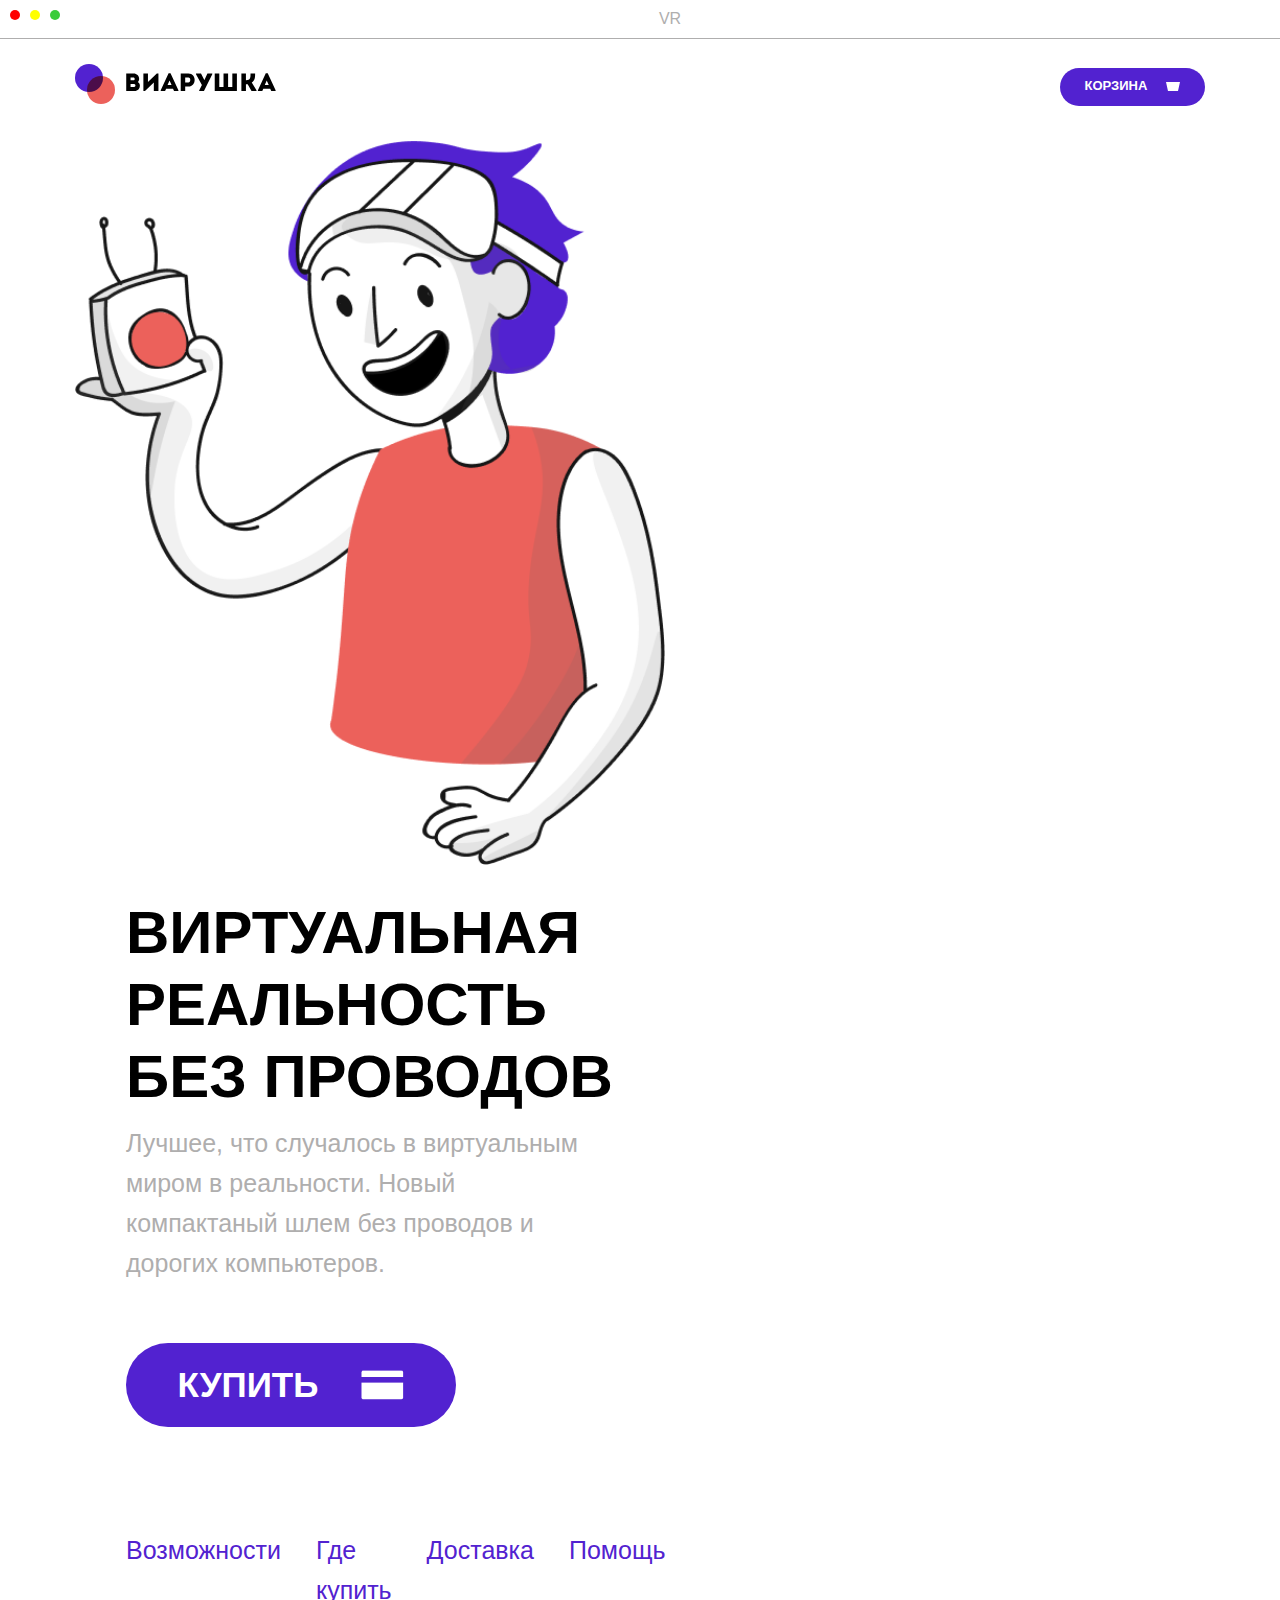
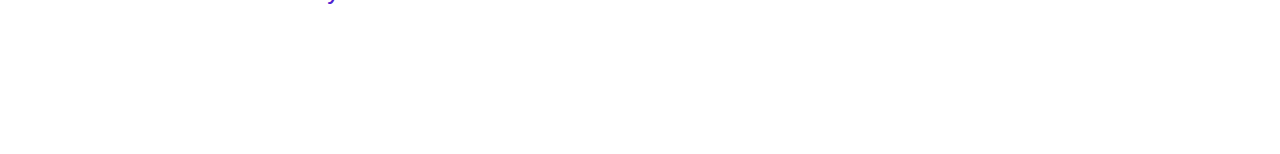
<file: index.html>
<!DOCTYPE html>
<html lang="ru">

<head>
	<meta charset="UTF-8">
	<meta http-equiv="X-UA-Compatible" content="IE=edge">
	<meta name="viewport" content="width=device-width, initial-scale=1.0">
	<link rel="shortcut icon" href="./img/logo.svg">
	<link rel="stylesheet" href="./css/normalized.css">
	<link rel="stylesheet" href="./css/style.css">
	<link rel="stylesheet" href="./css/media.css">
	<title>Виарушка</title>
</head>

<body>
	<header class="header">
		<div class="header__row">
			<div class="header__circles">
				<div class="header__circle"></div>
				<div class="header__circle"></div>
				<div class="header__circle"></div>
			</div>
			<div class="header__title">
				VR
			</div>
		</div>

		<div class="header__container">
			<div class="header__logo">
				<img src="./img/logo.svg" alt="Лого">
			</div>
			<div class="header__btn btn">
				<a href="#" class="header__link link">корзина</a>
				<img src="./img/bag.svg" alt="Корзина">
			</div>
		</div>
	</header>

	<div class="wrapper">
		<div class="index__container container">
			<main class="main">
				<section class="main__vr">
					<h1 class="main__title title">виртуальная реальность без проводов</h1>
					<div class="main__text text">Лучшее, что случалось в виртуальным миром в реальности. Новый компактаный
						шлем
						без
						проводов и дорогих компьютеров.</div>
					<div class="main__btn btn">
						<a href="#" class="main__link link">купить</a>
						<img src="./img/card.png" alt="Купить">
					</div>
				</section>
			</main>
			<footer class="footer">
				<nav class="footer__nav">
					<ul class="footer__list">
						<li class="footer__li">
							<a href="./property.html" target="_blank" class="footer__link link">Возможности</a>
						</li>
						<li class="footer__li">
							<a href="#" class="footer__link link">Где купить</a>
						</li>
						<li class="footer__li">
							<a href="#" class="footer__link link">Доставка</a>
						</li>
						<li class="footer__li">
							<a href="#" class="footer__link link">Помощь</a>
						</li>
					</ul>
				</nav>
			</footer>
		</div>
		<div class="img">
			<img class="img__item" src="./img/guy.png" alt="Парень с устройством">
		</div>
	</div>

</body>

</html>
</file>
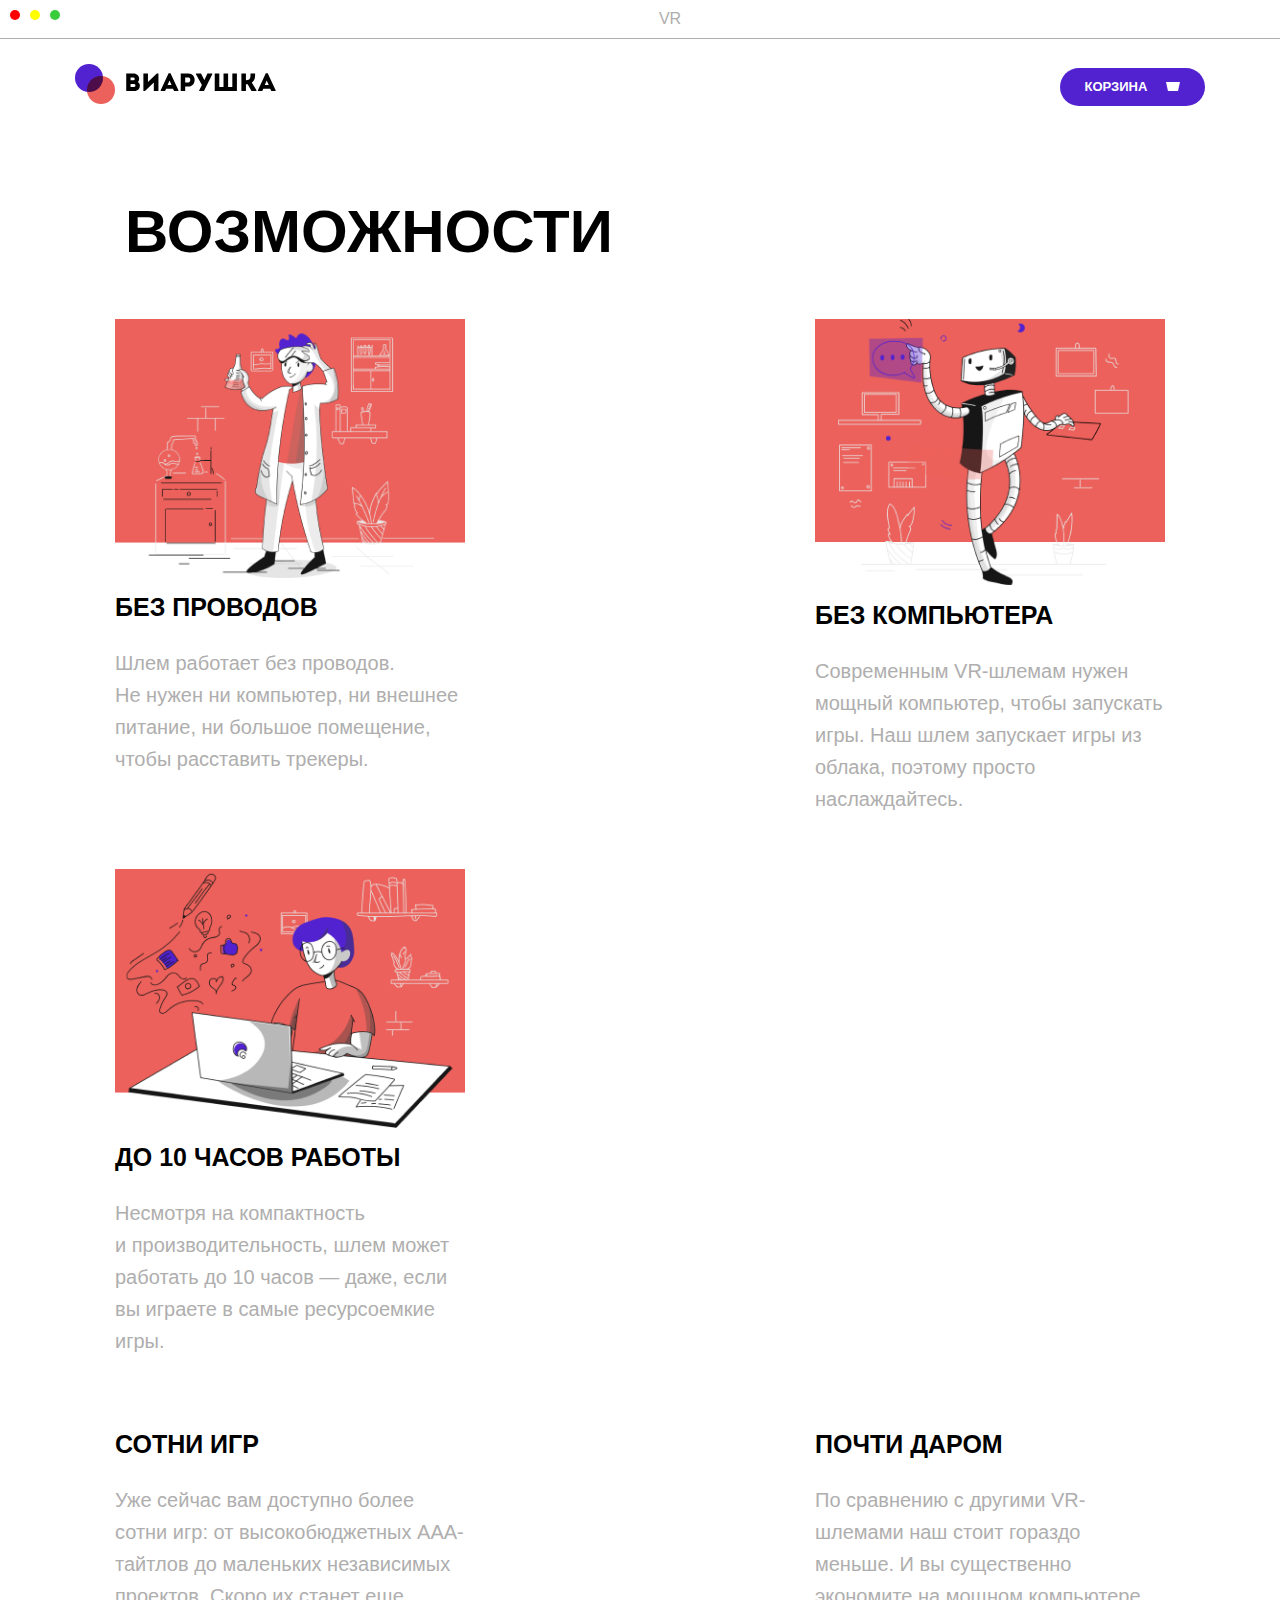
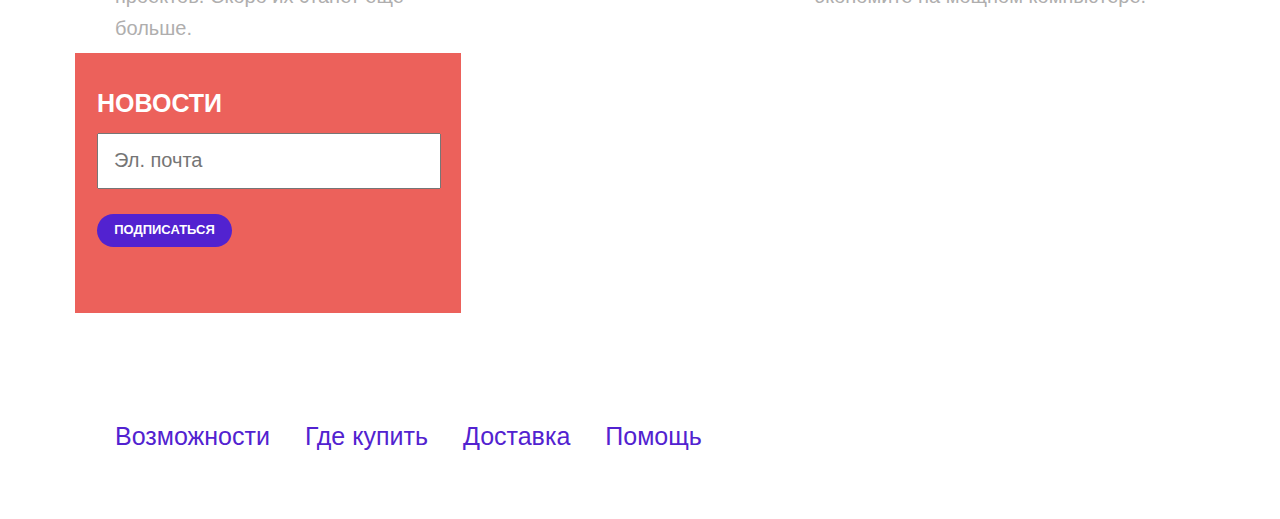
<file: property.html>
<!DOCTYPE html>
<html lang="ru">

<head>
	<meta charset="UTF-8">
	<meta http-equiv="X-UA-Compatible" content="IE=edge">
	<meta name="viewport" content="width=device-width, initial-scale=1.0">
	<link rel="shortcut icon" href="./img/logo.svg">
	<link rel="stylesheet" href="./css/normalized.css">
	<link rel="stylesheet" href="./css/style.css">
	<link rel="stylesheet" href="./css/media.css">
	<title>Виарушка</title>
</head>

<body>
	<header class="header">
		<div class="header__row">
			<div class="header__circles">
				<div class="header__circle"></div>
				<div class="header__circle"></div>
				<div class="header__circle"></div>
			</div>
			<div class="header__title">
				VR
			</div>
		</div>


		<div class="header__container">
			<div class="header__logo">
				<img src="./img/logo.svg" alt="Лого">
			</div>
			<div class="header__btn btn">
				<div class="header__btn-title">
					<a href="#" class="header__link link">корзина</a>
				</div>
				<div class="header__bag">
					<img src="./img/bag.svg" alt="Корзина">
				</div>
			</div>
		</div>
	</header>

	<div class="wrapper">
		<div class="property-container container">
			<h1 class="property__title title">возможности</h1>
			<main class="main">
				<div class="main__row">
					<article class="main__card">
						<div class="main__item">
							<div class="main__image">
								<img class="img__item" src="./img/noproblem.png" alt="Учёный">
							</div>
							<div class="main__body">
								<h2 class="main__subtitle">Без проводов</h2>
								<div class="main__body-text text">Шлем работает без проводов. Не нужен ни компьютер, ни внешнее
									питание, ни большое помещение, чтобы расставить трекеры.</div>
							</div>
						</div>
					</article>
					<article class="main__card">
						<div class="main__item">
							<div class="main__image">
								<img class="img__item" src="./img/withoutcomp.png" alt="Робот">
							</div>
							<div class="main__body">
								<h2 class="main__subtitle">Без компьютера</h2>
								<div class="main__body-text text">Современным VR-шлемам нужен мощный компьютер, чтобы запускать
									игры. Наш шлем запускает игры из облака, поэтому просто наслаждайтесь.</div>
							</div>
						</div>
					</article>
					<article class="main__card">
						<div class="main__item">
							<div class="main__image">
								<img class="img__item" src="./img/10hours.png" alt="Парень за ноутбуком">
							</div>
							<div class="main__body">
								<h2 class="main__subtitle">До 10 часов работы</h2>
								<div class="main__body-text text">Несмотря на компактность и производительность, шлем может
									работать до 10 часов — даже, если вы играете в самые ресурсоемкие игры.</div>
							</div>
						</div>
					</article>

				</div>
				<div class="main__row">
					<article class="main__card card">
						<div class="main__item">
							<div class="main__body">
								<h2 class="main__subtitle">Сотни игр</h2>
								<div class="main__body-text text">Уже сейчас вам доступно более сотни игр: от высокобюджетных
									ААА-тайтлов до маленьких независимых проектов. Скоро их станет еще больше.</div>
							</div>
						</div>
					</article>
					<article class="main__card card">
						<div class="main__item">
							<div class="main__body">
								<h2 class="main__subtitle">Почти даром</h2>
								<div class="main__body-text text">По сравнению с другими VR-шлемами наш стоит гораздо меньше. И
									вы существенно экономите на мощном компьютере.</div>
							</div>
						</div>
					</article>
					<article class="main__card main__card_pink card">
						<div class="main__item main__item_pink">
							<div class="main__body">
								<h2 class="main__subtitle main__subtitle_white">новости</h2>
								<input type="text" placeholder="Эл. почта">
								<div class="main-btn btn">
									<a href="#" class="header__link link">подписаться</a>
								</div>
							</div>
						</div>
					</article>
				</div>
			</main>

			<footer class="footer">
				<nav class="footer__nav">
					<ul class="footer__list footer__list_start">
						<li class="footer__li">
							<a href="#" class="footer__link link">Возможности</a>
						</li>
						<li class="footer__li">
							<a href="#" class="footer__link link">Где купить</a>
						</li>
						<li class="footer__li">
							<a href="#" class="footer__link link">Доставка</a>
						</li>
						<li class="footer__li">
							<a href="#" class="footer__link link">Помощь</a>
						</li>
					</ul>
				</nav>
			</footer>
		</div>
	</div>

</body>

</html>
</file>
<file: css/style.css>
@import url('https://fonts.googleapis.com/css2?family=Roboto+Slab:wght@300;400;700;800&display=swap');

body {
	font-family: 'Roboto+Slab', sans-serif;
	font-weight: 400;
}

.header {
	margin-bottom: 32px;
	max-width: 1440px;
}

.header__row {
	display: flex;
	flex-direction: row;
	margin-bottom: 25px;
	padding: 10px 10px 10px 10px;
	border-bottom: 0.5px solid rgb(175, 174, 174);
}

.header__circles {
	display: flex;
	flex-direction: row;
}

.header__circle {
	width: 10px;
	height: 10px;
	border-radius: 50px;
	margin-right: 10px;
}

.header__circle:first-child {
		background-color: red;
}

.header__circle:nth-child(2) {
	background-color: yellow;
}

.header__circle:last-child {
	background-color: rgb(58, 204, 58);
}

.header__title {
	margin: 0 auto;
	color: rgb(175, 174, 174);
}

.header__container{
	display: flex;
	flex-direction: row;
	justify-content: space-between;
	align-items: center;
	margin: 0px 75px 0px 75px;
	max-width: 1290px;
}

.header__btn {
	width: 115px;
	height: 38px;
	padding: 0px 15px;
}

.btn {
	display: flex;
	flex-direction: row;
	justify-content: space-around;
	align-items: center;
	background-color: #5222D0;
	border-radius: 100px;
}

.btn:hover {
	background-color: #371c7c;
	box-shadow: 5px 5px 10px 5px rgb(1, 1, 17);
	transition: 0.1s ease-in 0.1s;
}


.header__link {
	font-size: 13px;
	color: #fff;
	font-weight: 700;
	text-transform: uppercase;
}

.link {
	text-decoration: none;
}

/*------------------------------------*/

.wrapper {
	padding: 0px 75px 47.5px 75px;
	max-width: 1440px;
	display: flex;
	flex-direction: row;
	justify-content: space-between;
}

.container {
	display: flex;
	flex-direction: column;
}

.index__container {
	max-width: 560px;
	margin: 32px 23px 80px 51px;
}

.main {
	display: flex;
	flex-direction: column;
	margin-bottom: 87px;
}

.main__text {
	margin: 10px 75px 60px 0px;
}

.text {
	color: rgb(175, 174, 174);
	font-size: 20px;
	line-height: 1.6;
	font-weight: 300;
}

.title {
	font-size: 60px;
	line-height: 1.2;
	text-transform: uppercase;
	font-weight: 700;
	margin: 0px 0px 0px 0px;
}

.main__title {
	margin-right: 23px;
}

.main__btn {
	width: 270px;
	height: 84px;
	padding: 0px 30px;
}


.main__link {
	color: #fff;
	text-transform: uppercase;
	font-size: 35px;
	font-weight: 700;
}

/*----------------------------------*/

.footer__list {
	padding-left: 0;
	list-style-type: none;
	display: flex;
	flex-direction: row;
	justify-content: space-between;
}

.footer__link {
	font-size: 20px;
	line-height: 1.6;
	font-weight: 300;
	color: #5222D0;
}

.footer__link:hover {
	color: #7c63b9;
	text-decoration: underline;
}

.img {
	height: 724.5px;
	margin: 0px 93px 0px 0px;
	overflow: hidden;
}

.img__item {
	max-width: 100%;
	height: 100%;
	object-position: center;
	object-fit: contain;
}

/*===================================*/

.property__title {
	margin: 0px 0px 25px 50px;
}

.property-container {
	margin: 55px 0px 0px 0px;
}

.main__row {
	display: flex;
	flex-direction: row;
	justify-content: space-between;
}

.main__card {
	max-width: 430px;
	height: 550px;
}

.main__item {
	margin: 26px 40px;
}

.card {
	min-width: 430px;
	height: 260px;
}

.main__card_pink {
	background-color: #EC615B;
	min-width: 360px;
}

.main__item_pink {
	margin: 25px 20px 0px 22px;
}

.main__body {
	display: flex;
	flex-direction: column;
	justify-content: space-between;
}

.main__subtitle {
	font-size: 25px;
	font-weight: 800;
	line-height: 1.2;
	text-transform: uppercase;
	margin: 10px 0px 25px 0px;
}

.main__subtitle_white {
	color: #fff;
	margin-bottom: 15px;
}

.main-btn {
	width: 135px;
	height: 33px;
	justify-content: center;
}

input {
	width: 323px;
	height: 50px;
	font-size: 20px;
	margin-bottom: 25px;
	font-size: 20px;
	padding-left: 15px;
}

.footer__list_start {
	justify-content: start;
	margin-left: 40px;
}

.footer__li {
	margin-right: 35px;
}
</file>
<file: css/media.css>
@media (max-width: 1300px) {
	.wrapper {
		flex-wrap: wrap;
		flex-direction: column-reverse;
	}

	.main__text, .footer__link {
		font-size: 25px;
	}

	.main__row {
		flex-wrap: wrap;
	}
}


@media (max-width: 800px) {
	.title {
		font-size: 40px;
	}

	.footer__list {
		flex-direction: column;
	}
}

@media (max-width: 650px) {
	.footer__li {
		margin-bottom: 20px;
	}

	.img {
		height: 480px;
	}

	.main__btn-title {
		font-size: 30px;
	}

	.main__subtitle {
	font-size: 20px;
	}
}

@media (max-width: 500px) {

	.wrapper {
		margin: 0px 50px 27.5px 50px;
	}

	.title {
		font-size: 32px;
	}

	.main__text, .footer__link {
		font-size: 22px;
	}

	.main__btn-title {
		font-size: 25px;
	}
	.main__text {
		margin-bottom: 45px;
	}

	.title {
		font-size: 32px;
	}

	.main {
		margin-bottom: 77px;
	}

	.main__text, .footer__link {
		font-size: 18px;
	}
	.header__container {
		flex-wrap: wrap;
	}

	.header__logo {
		margin-bottom: 20px;
	}

	.img {
		height: 380px;
	}

	.main__btn {
		width: 200px;
		height: 70px;
		padding: 0px 20px;
	}
}

@media (max-width: 400px) {
	.title {
		font-size: 28px;
	}

	.img {
		height: 250px;
	}
}

@media (max-width: 300px) {
	.title {
		font-size: 24px;
	}

	.main__btn {
		width: 180px;
		height: 50px;
		padding: 0px 5px;
	}
}
</file>
<file: css/normalized.css>
/*! normalize.css v8.0.1 | MIT License | github.com/necolas/normalize.css */

/* Document
   ========================================================================== */

/**
 * 1. Correct the line height in all browsers.
 * 2. Prevent adjustments of font size after orientation changes in iOS.
 */

html {
    line-height: 1.15;
    /* 1 */
    -webkit-text-size-adjust: 100%;
    /* 2 */
}

/* Sections
     ========================================================================== */

/**
   * Remove the margin in all browsers.
   */

body {
    margin: 0;
}

/**
   * Render the `main` element consistently in IE.
   */

main {
    display: block;
}

/**
   * Correct the font size and margin on `h1` elements within `section` and
   * `article` contexts in Chrome, Firefox, and Safari.
   */

h1 {
    font-size: 2em;
    margin: 0.67em 0;
}

/* Grouping content
     ========================================================================== */

/**
   * 1. Add the correct box sizing in Firefox.
   * 2. Show the overflow in Edge and IE.
   */

hr {
    box-sizing: content-box;
    /* 1 */
    height: 0;
    /* 1 */
    overflow: visible;
    /* 2 */
}

/**
   * 1. Correct the inheritance and scaling of font size in all browsers.
   * 2. Correct the odd `em` font sizing in all browsers.
   */

pre {
    font-family: monospace, monospace;
    /* 1 */
    font-size: 1em;
    /* 2 */
}

/* Text-level semantics
     ========================================================================== */

/**
   * Remove the gray background on active links in IE 10.
   */

a {
    background-color: transparent;
}

/**
   * 1. Remove the bottom border in Chrome 57-
   * 2. Add the correct text decoration in Chrome, Edge, IE, Opera, and Safari.
   */

abbr[title] {
    border-bottom: none;
    /* 1 */
    text-decoration: underline;
    /* 2 */
    text-decoration: underline dotted;
    /* 2 */
}

/**
   * Add the correct font weight in Chrome, Edge, and Safari.
   */

b,
strong {
    font-weight: bolder;
}

/**
   * 1. Correct the inheritance and scaling of font size in all browsers.
   * 2. Correct the odd `em` font sizing in all browsers.
   */

code,
kbd,
samp {
    font-family: monospace, monospace;
    /* 1 */
    font-size: 1em;
    /* 2 */
}

/**
   * Add the correct font size in all browsers.
   */

small {
    font-size: 80%;
}

/**
   * Prevent `sub` and `sup` elements from affecting the line height in
   * all browsers.
   */

sub,
sup {
    font-size: 75%;
    line-height: 0;
    position: relative;
    vertical-align: baseline;
}

sub {
    bottom: -0.25em;
}

sup {
    top: -0.5em;
}

/* Embedded content
     ========================================================================== */

/**
   * Remove the border on images inside links in IE 10.
   */

img {
    border-style: none;
}

/* Forms
     ========================================================================== */

/**
   * 1. Change the font styles in all browsers.
   * 2. Remove the margin in Firefox and Safari.
   */

button,
input,
optgroup,
select,
textarea {
    font-family: inherit;
    /* 1 */
    font-size: 100%;
    /* 1 */
    line-height: 1.15;
    /* 1 */
    margin: 0;
    /* 2 */
}

/**
   * Show the overflow in IE.
   * 1. Show the overflow in Edge.
   */

button,
input {
    /* 1 */
    overflow: visible;
}

/**
   * Remove the inheritance of text transform in Edge, Firefox, and IE.
   * 1. Remove the inheritance of text transform in Firefox.
   */

button,
select {
    /* 1 */
    text-transform: none;
}

/**
   * Correct the inability to style clickable types in iOS and Safari.
   */

button,
[type="button"],
[type="reset"],
[type="submit"] {
    -webkit-appearance: button;
}

/**
   * Remove the inner border and padding in Firefox.
   */

button::-moz-focus-inner,
[type="button"]::-moz-focus-inner,
[type="reset"]::-moz-focus-inner,
[type="submit"]::-moz-focus-inner {
    border-style: none;
    padding: 0;
}

/**
   * Restore the focus styles unset by the previous rule.
   */

button:-moz-focusring,
[type="button"]:-moz-focusring,
[type="reset"]:-moz-focusring,
[type="submit"]:-moz-focusring {
    outline: 1px dotted ButtonText;
}

/**
   * Correct the padding in Firefox.
   */

fieldset {
    padding: 0.35em 0.75em 0.625em;
}

/**
   * 1. Correct the text wrapping in Edge and IE.
   * 2. Correct the color inheritance from `fieldset` elements in IE.
   * 3. Remove the padding so developers are not caught out when they zero out
   *    `fieldset` elements in all browsers.
   */

legend {
    box-sizing: border-box;
    /* 1 */
    color: inherit;
    /* 2 */
    display: table;
    /* 1 */
    max-width: 100%;
    /* 1 */
    padding: 0;
    /* 3 */
    white-space: normal;
    /* 1 */
}

/**
   * Add the correct vertical alignment in Chrome, Firefox, and Opera.
   */

progress {
    vertical-align: baseline;
}

/**
   * Remove the default vertical scrollbar in IE 10+.
   */

textarea {
    overflow: auto;
}

/**
   * 1. Add the correct box sizing in IE 10.
   * 2. Remove the padding in IE 10.
   */

[type="checkbox"],
[type="radio"] {
    box-sizing: border-box;
    /* 1 */
    padding: 0;
    /* 2 */
}

/**
   * Correct the cursor style of increment and decrement buttons in Chrome.
   */

[type="number"]::-webkit-inner-spin-button,
[type="number"]::-webkit-outer-spin-button {
    height: auto;
}

/**
   * 1. Correct the odd appearance in Chrome and Safari.
   * 2. Correct the outline style in Safari.
   */

[type="search"] {
    -webkit-appearance: textfield;
    /* 1 */
    outline-offset: -2px;
    /* 2 */
}

/**
   * Remove the inner padding in Chrome and Safari on macOS.
   */

[type="search"]::-webkit-search-decoration {
    -webkit-appearance: none;
}

/**
   * 1. Correct the inability to style clickable types in iOS and Safari.
   * 2. Change font properties to `inherit` in Safari.
   */

::-webkit-file-upload-button {
    -webkit-appearance: button;
    /* 1 */
    font: inherit;
    /* 2 */
}

/* Interactive
     ========================================================================== */

/*
   * Add the correct display in Edge, IE 10+, and Firefox.
   */

details {
    display: block;
}

/*
   * Add the correct display in all browsers.
   */

summary {
    display: list-item;
}

/* Misc
     ========================================================================== */

/**
   * Add the correct display in IE 10+.
   */

template {
    display: none;
}

/**
   * Add the correct display in IE 10.
   */

[hidden] {
    display: none;
}
</file>
